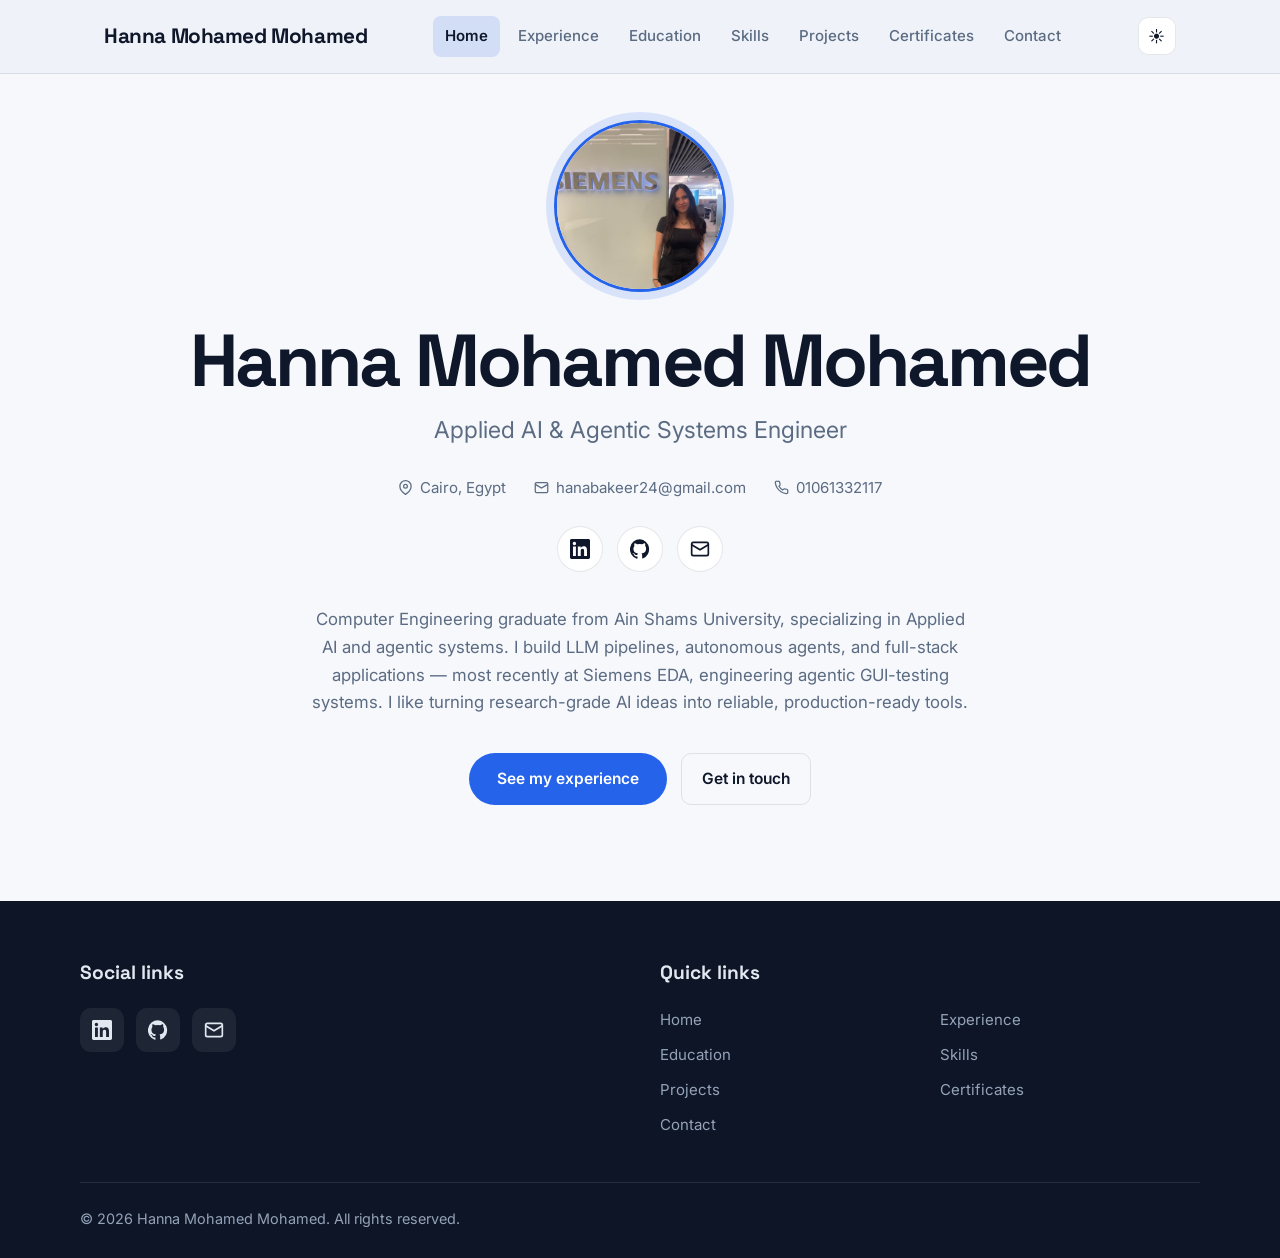
<file: index.html>
<!DOCTYPE html>
<html lang="en" data-theme="dark">
<head>
<meta charset="UTF-8">
<meta name="viewport" content="width=device-width, initial-scale=1">
<title>Hanna Mohamed — Portfolio</title>
<meta name="description" content="Personal portfolio — experience, projects, skills and certificates.">
<link rel="preconnect" href="https://fonts.googleapis.com">
<link rel="preconnect" href="https://fonts.gstatic.com" crossorigin>
<link href="https://fonts.googleapis.com/css2?family=Space+Grotesk:wght@500;600;700&family=Inter:wght@400;500;600;700&display=swap" rel="stylesheet">
<link rel="stylesheet" href="styles.css">
</head>
<body data-page="home">

<main>
  <section id="home">
    <div class="wrap">
      <img class="avatar" id="avatar" src="" alt="">
      <h1 id="heroName"></h1>
      <p class="role" id="heroRole"></p>
      <div class="meta" id="heroMeta"></div>
      <div class="socials" id="heroSocials"></div>
      <p class="bio" id="heroBio"></p>
      <div class="hero-cta">
        <a class="btn" href="experience.html">See my experience</a>
        <a class="btn btn-ghost" style="width:auto" href="contact.html">Get in touch</a>
      </div>
    </div>
  </section>
</main>

<script src="data.js"></script>
<script src="main.js"></script>
</body>
</html>
</file>
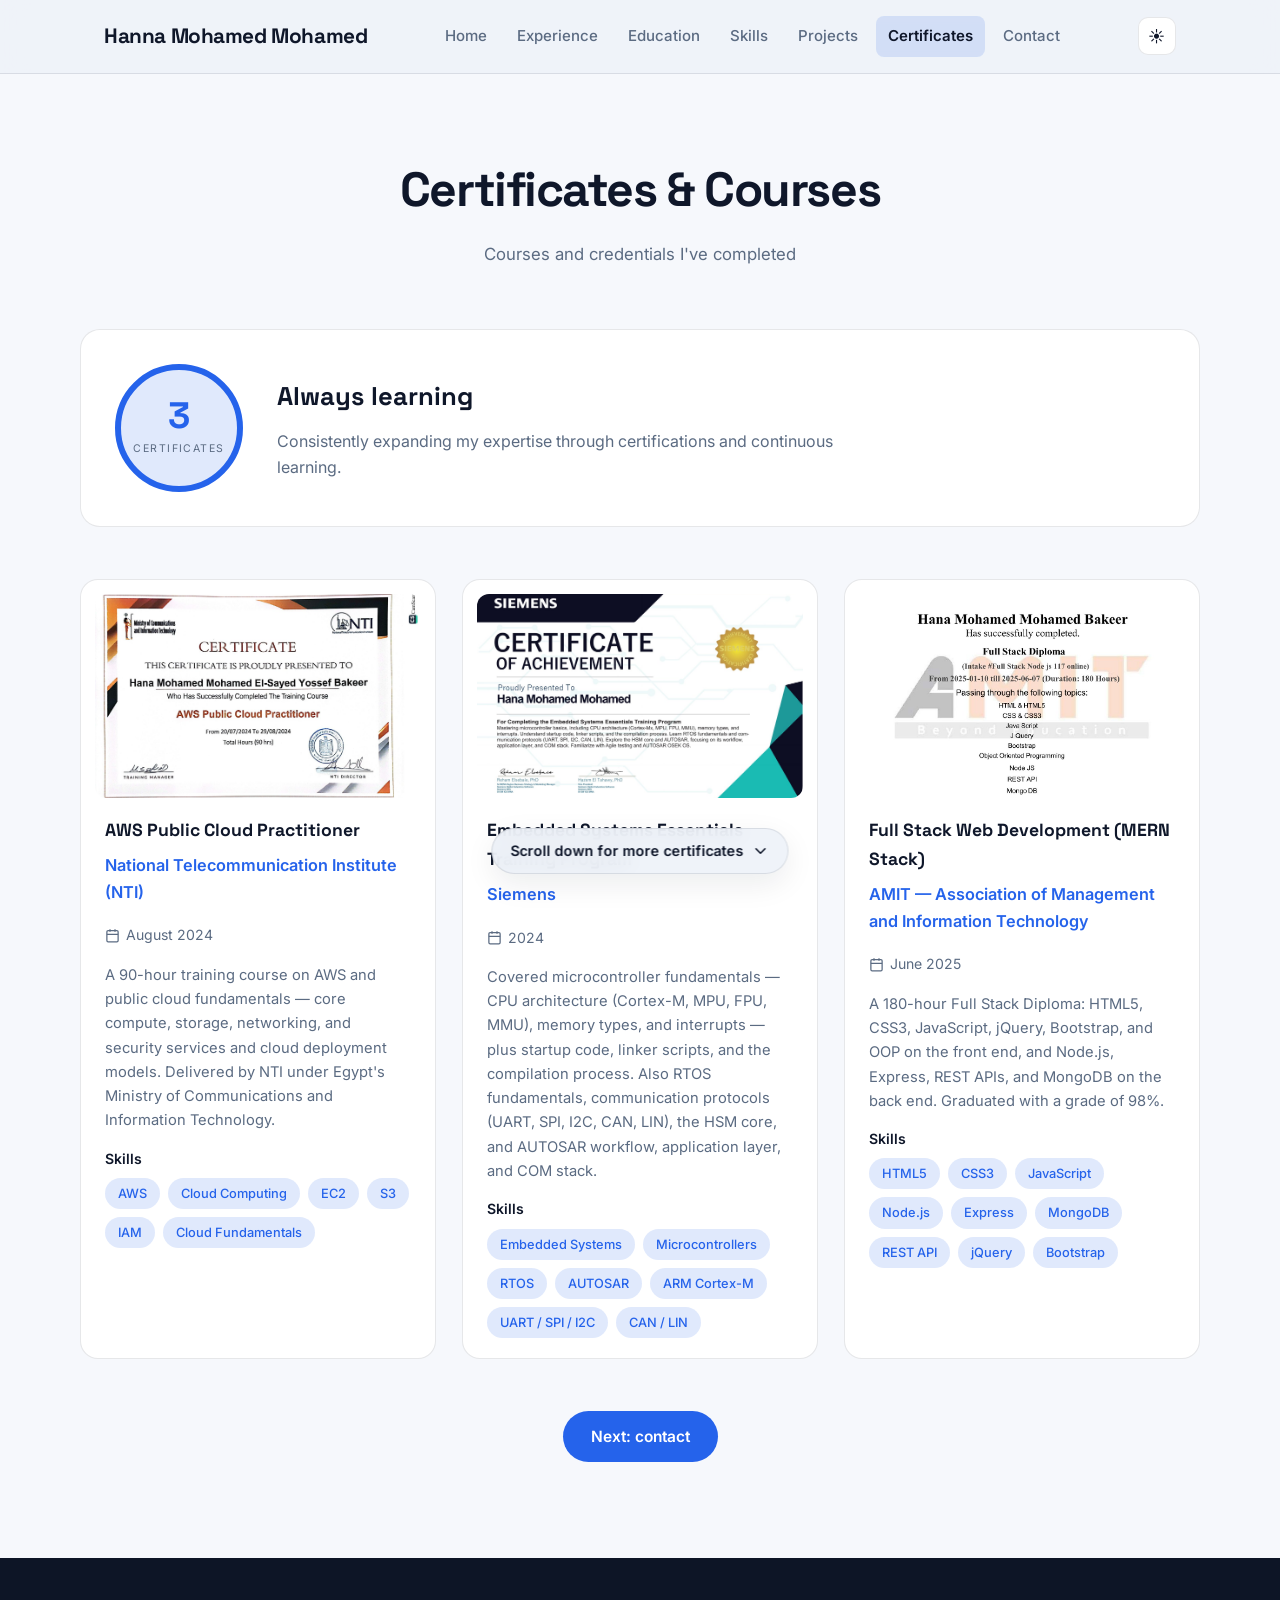
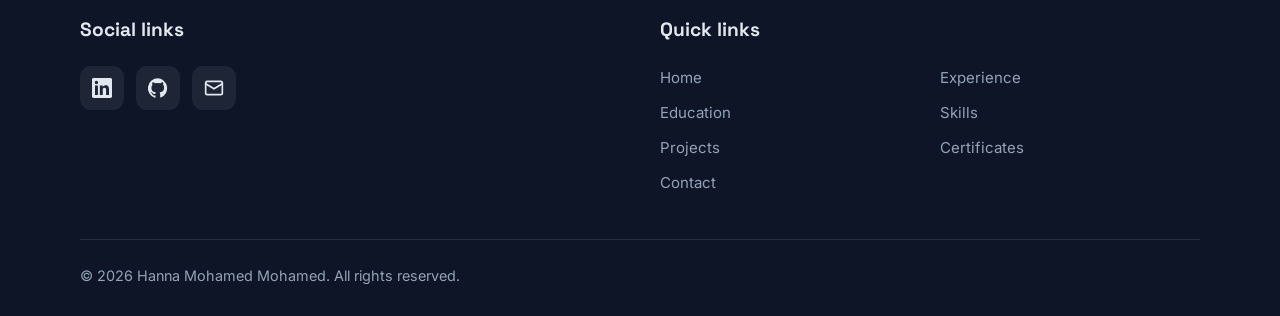
<file: certificates.html>
<!DOCTYPE html>
<html lang="en" data-theme="dark">
<head>
<meta charset="UTF-8">
<meta name="viewport" content="width=device-width, initial-scale=1">
<title>Certificates — Portfolio</title>
<meta name="description" content="Courses and credentials I've completed.">
<link rel="preconnect" href="https://fonts.googleapis.com">
<link rel="preconnect" href="https://fonts.gstatic.com" crossorigin>
<link href="https://fonts.googleapis.com/css2?family=Space+Grotesk:wght@500;600;700&family=Inter:wght@400;500;600;700&display=swap" rel="stylesheet">
<link rel="stylesheet" href="styles.css">
</head>
<body data-page="certificates" class="page">

<main>
  <section id="certificates">
    <div class="wrap">
      <div class="head reveal">
        <h2>Certificates &amp; Courses</h2>
        <p id="certSub"></p>
      </div>
      <div class="banner reveal">
        <div class="count"><b id="certCount">0</b><small>CERTIFICATES</small></div>
        <div>
          <h3>Always learning</h3>
          <p id="certBlurb"></p>
        </div>
      </div>
      <div class="cert-grid" id="certList"></div>
      <div class="center"><a class="btn" href="contact.html">Next: contact</a></div>
    </div>
  </section>
</main>

<script src="data.js"></script>
<script src="main.js"></script>
</body>
</html>
</file>
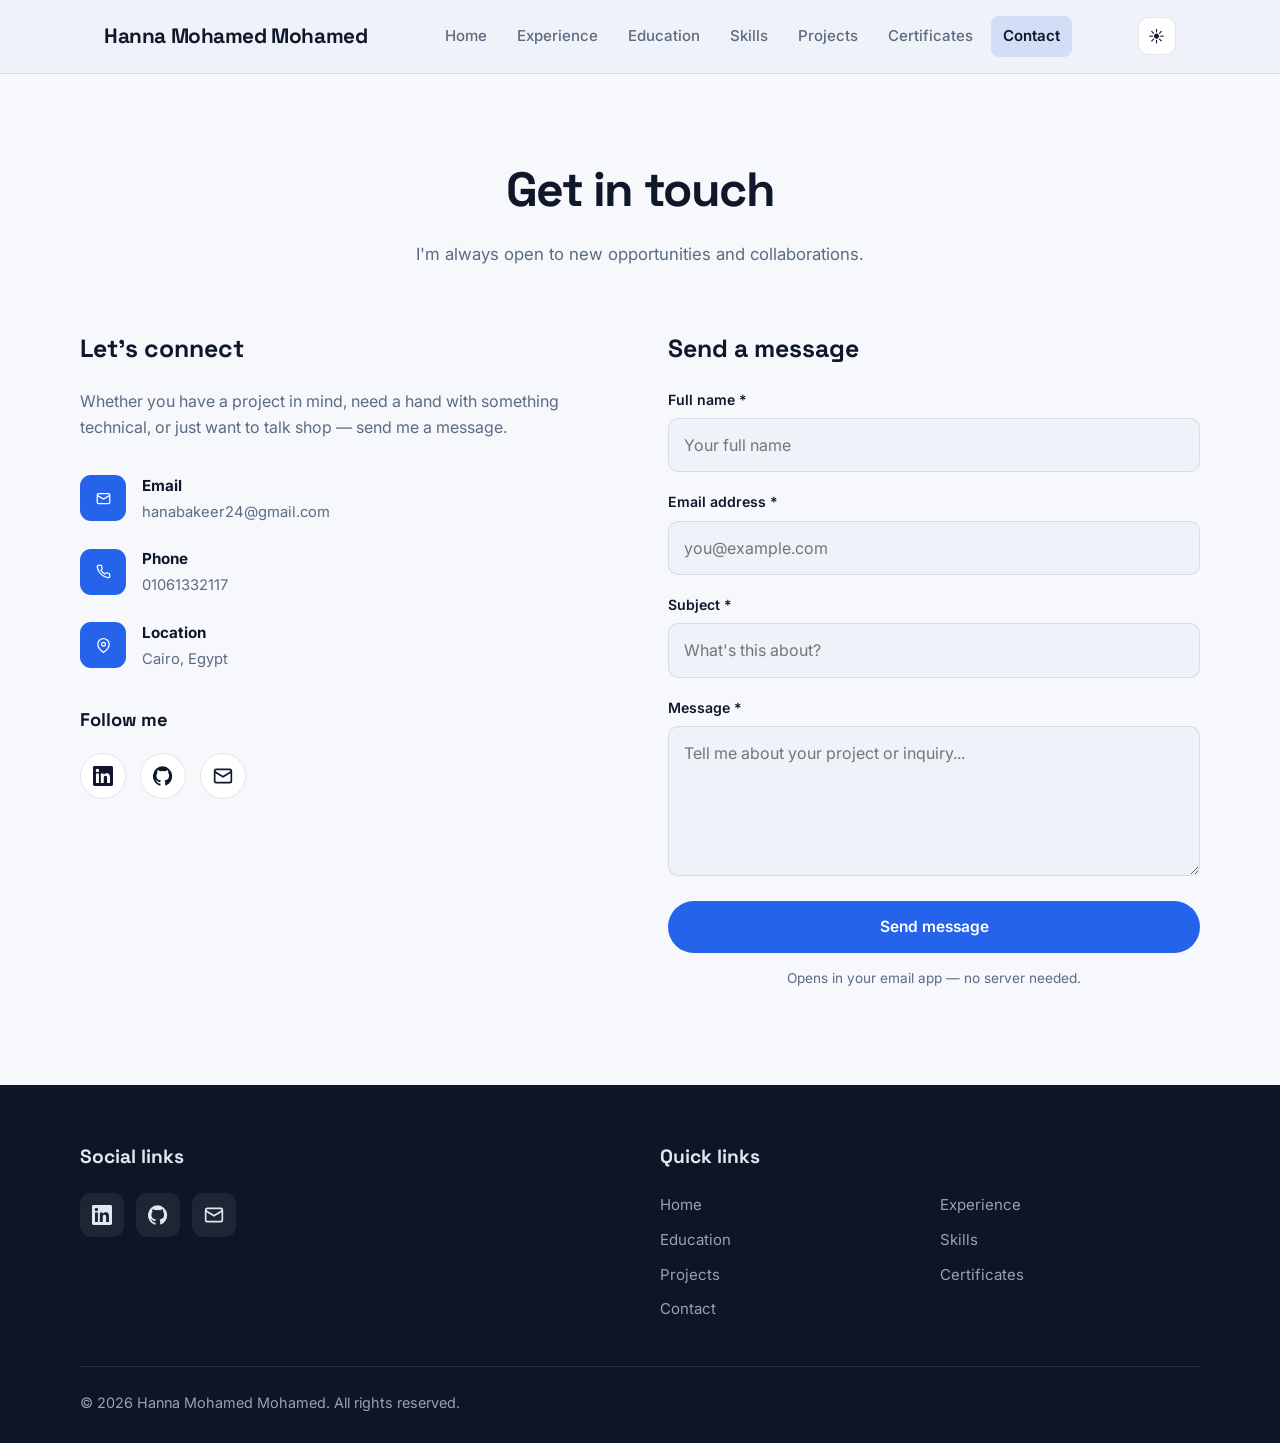
<file: contact.html>
<!DOCTYPE html>
<html lang="en" data-theme="dark">
<head>
<meta charset="UTF-8">
<meta name="viewport" content="width=device-width, initial-scale=1">
<title>Contact — Portfolio</title>
<meta name="description" content="Get in touch — I'm open to new opportunities.">
<link rel="preconnect" href="https://fonts.googleapis.com">
<link rel="preconnect" href="https://fonts.gstatic.com" crossorigin>
<link href="https://fonts.googleapis.com/css2?family=Space+Grotesk:wght@500;600;700&family=Inter:wght@400;500;600;700&display=swap" rel="stylesheet">
<link rel="stylesheet" href="styles.css">
</head>
<body data-page="contact" class="page">

<main>
  <section id="contact">
    <div class="wrap">
      <div class="head reveal">
        <h2>Get in touch</h2>
        <p id="contactSub"></p>
      </div>
      <div class="contact-grid">
        <div class="contact-info reveal">
          <h3>Let's connect</h3>
          <p id="contactBlurb"></p>
          <div id="contactList"></div>
          <h3 style="font-size:1.15rem;margin-top:34px">Follow me</h3>
          <div class="socials" style="justify-content:flex-start" id="contactSocials"></div>
        </div>
        <div class="form-box reveal">
          <h3>Send a message</h3>
          <form id="form">
            <div class="field">
              <label for="f-name">Full name *</label>
              <input id="f-name" required placeholder="Your full name">
            </div>
            <div class="field">
              <label for="f-email">Email address *</label>
              <input id="f-email" type="email" required placeholder="you@example.com">
            </div>
            <div class="field">
              <label for="f-subject">Subject *</label>
              <input id="f-subject" required placeholder="What's this about?">
            </div>
            <div class="field">
              <label for="f-msg">Message *</label>
              <textarea id="f-msg" required placeholder="Tell me about your project or inquiry..."></textarea>
            </div>
            <button class="btn" type="submit">Send message</button>
            <p class="form-note">Opens in your email app — no server needed.</p>
          </form>
        </div>
      </div>
    </div>
  </section>
</main>

<script src="data.js"></script>
<script src="main.js"></script>
</body>
</html>
</file>
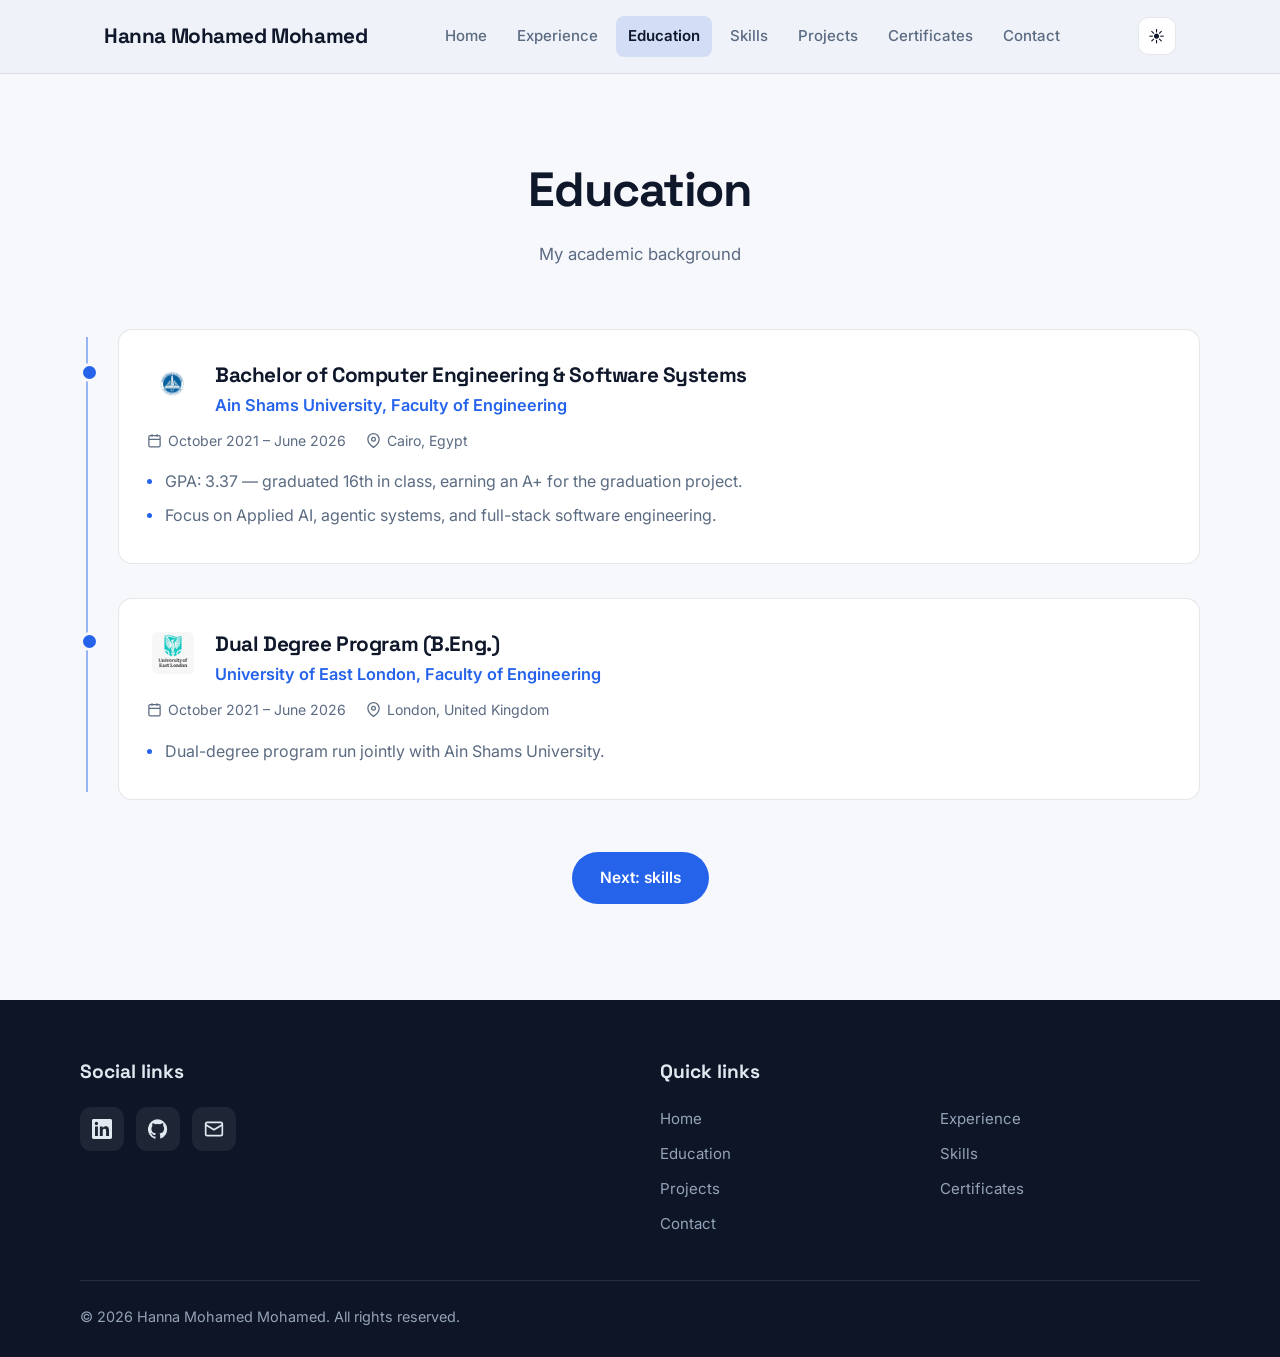
<file: education.html>
<!DOCTYPE html>
<html lang="en" data-theme="dark">
<head>
<meta charset="UTF-8">
<meta name="viewport" content="width=device-width, initial-scale=1">
<title>Education — Portfolio</title>
<meta name="description" content="Academic background and education.">
<link rel="preconnect" href="https://fonts.googleapis.com">
<link rel="preconnect" href="https://fonts.gstatic.com" crossorigin>
<link href="https://fonts.googleapis.com/css2?family=Space+Grotesk:wght@500;600;700&family=Inter:wght@400;500;600;700&display=swap" rel="stylesheet">
<link rel="stylesheet" href="styles.css">
</head>
<body data-page="education" class="page">

<main>
  <section id="education">
    <div class="wrap">
      <div class="head reveal">
        <h2>Education</h2>
        <p id="eduSub"></p>
      </div>
      <div class="timeline" id="eduList"></div>
      <div class="center"><a class="btn" href="skills.html">Next: skills</a></div>
    </div>
  </section>
</main>

<script src="data.js"></script>
<script src="main.js"></script>
</body>
</html>
</file>
<file: styles.css>
/* ============================================================
   THEME TOKENS — change colors here
   ============================================================ */
:root{
  --accent:#2563eb;
  --accent-soft:rgba(37,99,235,.14);
  --accent-hover:#1d4ed8;
  --radius:14px;
  --maxw:1120px;
  --font-display:'Space Grotesk',system-ui,sans-serif;
  --font-body:'Inter',system-ui,-apple-system,sans-serif;
  --ease:cubic-bezier(.22,.61,.36,1);
}
[data-theme="dark"]{
  --bg:#0d1526;
  --bg-alt:#111c30;
  --card:#16223a;
  --card-hover:#1b2a46;
  --border:rgba(148,163,184,.14);
  --text:#f1f5f9;
  --text-dim:#94a3b8;
  --footer:#080e1a;
  --shadow:0 12px 32px rgba(0,0,0,.35);
}
[data-theme="light"]{
  --bg:#f6f8fc;
  --bg-alt:#eef2f9;
  --card:#ffffff;
  --card-hover:#ffffff;
  --border:rgba(15,23,42,.10);
  --text:#0f172a;
  --text-dim:#5b6b82;
  --footer:#0d1526;
  --shadow:0 10px 30px rgba(15,23,42,.08);
}

*{box-sizing:border-box;margin:0;padding:0}
html{scroll-behavior:smooth;scroll-padding-top:88px}
body{
  background:var(--bg);color:var(--text);
  font-family:var(--font-body);line-height:1.65;
  -webkit-font-smoothing:antialiased;
  transition:background .35s var(--ease),color .35s var(--ease);
  /* sticky footer: page fills at least the viewport */
  min-height:100vh;display:flex;flex-direction:column;
}
main{flex:1 0 auto}
img{max-width:100%;display:block}
a{color:inherit;text-decoration:none}
button,input,textarea{font:inherit;color:inherit}
:focus-visible{outline:2px solid var(--accent);outline-offset:3px;border-radius:6px}

/* ---------- scroll progress ---------- */
#progress{
  position:fixed;top:0;left:0;height:3px;width:0%;
  background:var(--accent);z-index:200;transition:width .1s linear;
}

/* ---------- nav ---------- */
#nav{
  position:fixed;top:0;left:0;right:0;z-index:150;
  background:color-mix(in srgb,var(--bg-alt) 88%,transparent);
  backdrop-filter:blur(14px);
  border-bottom:1px solid var(--border);
}
.nav-inner{
  max-width:var(--maxw);margin:0 auto;padding:16px 24px;
  display:flex;align-items:center;justify-content:space-between;gap:20px;
}
.brand{font-family:var(--font-display);font-weight:700;font-size:1.3rem;letter-spacing:-.02em}
.nav-links{display:flex;gap:6px;align-items:center}
.nav-links a{
  padding:8px 12px;border-radius:8px;font-size:.94rem;font-weight:500;
  color:var(--text-dim);transition:color .2s,background .2s;
}
.nav-links a:hover{color:var(--text);background:var(--accent-soft)}
.nav-links a.active{color:var(--text);font-weight:600;background:var(--accent-soft)}
.nav-tools{display:flex;gap:10px;align-items:center}
.icon-btn{
  width:38px;height:38px;display:grid;place-items:center;cursor:pointer;
  background:var(--card);border:1px solid var(--border);border-radius:10px;
  transition:background .2s,transform .2s;
}
.icon-btn:hover{background:var(--card-hover);transform:translateY(-2px)}
#burger{display:none}

/* ---------- layout ---------- */
section{padding:96px 24px}
/* content pages start below the fixed nav */
.page section:first-child{padding-top:150px}
.wrap{max-width:var(--maxw);margin:0 auto}
.alt{background:var(--bg-alt)}
.head{text-align:center;margin-bottom:60px}
.head h2{
  font-family:var(--font-display);font-size:clamp(2rem,5vw,3rem);
  font-weight:700;letter-spacing:-.03em;margin-bottom:12px;
}
.head p{color:var(--text-dim);font-size:1.05rem}

/* ---------- buttons ---------- */
.btn{
  display:inline-flex;align-items:center;gap:9px;cursor:pointer;
  padding:13px 28px;border-radius:999px;border:none;
  background:var(--accent);color:#fff;font-weight:600;font-size:.97rem;
  transition:background .2s,transform .2s,box-shadow .2s;
}
.btn:hover{background:var(--accent-hover);transform:translateY(-2px);box-shadow:0 8px 22px var(--accent-soft)}
.btn-ghost{
  background:transparent;color:var(--text);
  border:1px solid var(--border);border-radius:10px;
  padding:11px 20px;width:100%;justify-content:center;
}
.btn-ghost:hover{background:var(--card-hover);box-shadow:none}
.center{text-align:center;margin-top:52px}

/* ---------- hero ---------- */
#home{
  min-height:100vh;display:grid;place-items:center;
  padding-top:120px;text-align:center;
}
.avatar{
  width:172px;height:172px;border-radius:50%;object-fit:cover;
  margin:0 auto 30px;border:3px solid var(--accent);
  box-shadow:0 0 0 8px var(--accent-soft);
}
.avatar-fallback{
  display:flex;align-items:center;justify-content:center;
  font-family:var(--font-display);font-weight:700;font-size:3.4rem;
  color:var(--accent);background:var(--accent-soft);
  letter-spacing:-.02em;user-select:none;
}
#home h1{
  font-family:var(--font-display);font-weight:700;
  font-size:clamp(2.6rem,8vw,4.6rem);letter-spacing:-.04em;line-height:1.05;
}
.role{font-size:clamp(1.1rem,2.5vw,1.45rem);color:var(--text-dim);margin-top:12px}
.meta{
  display:flex;flex-wrap:wrap;justify-content:center;gap:10px 28px;
  margin:26px 0;color:var(--text-dim);font-size:.94rem;
}
.meta span{display:inline-flex;align-items:center;gap:7px}
.meta a:hover{color:var(--accent)}
.socials{display:flex;justify-content:center;gap:14px;margin-bottom:34px}
.socials a{
  width:46px;height:46px;border-radius:50%;display:grid;place-items:center;
  background:var(--card);border:1px solid var(--border);
  transition:transform .2s,background .2s,color .2s;
}
.socials a:hover{background:var(--accent);color:#fff;transform:translateY(-4px)}
.bio{max-width:660px;margin:0 auto 36px;color:var(--text-dim);font-size:1.05rem}
.hero-cta{display:flex;flex-wrap:wrap;gap:14px;justify-content:center}

/* ---------- timeline (experience + education) ---------- */
.timeline{position:relative;padding-left:38px}
.timeline::before{
  content:"";position:absolute;left:6px;top:8px;bottom:8px;
  width:2px;background:var(--accent);opacity:.45;
}
.tl-item{position:relative;margin-bottom:34px}
.tl-item::before{
  content:"";position:absolute;left:-38px;top:34px;
  width:13px;height:13px;border-radius:50%;
  background:var(--accent);border:3px solid var(--bg);
}
.card{
  background:var(--card);border:1px solid var(--border);
  border-radius:var(--radius);padding:28px;
  transition:transform .28s var(--ease),box-shadow .28s var(--ease),background .2s;
}
.card:hover{transform:translateY(-4px);box-shadow:var(--shadow);background:var(--card-hover)}
.card-top{display:flex;gap:16px;align-items:flex-start;margin-bottom:6px}
.logo{
  width:52px;height:52px;border-radius:11px;object-fit:contain;
  background:#fff;padding:5px;flex-shrink:0;
}
.card-top h3{font-family:var(--font-display);font-size:1.3rem;font-weight:700;letter-spacing:-.02em}
.org{color:var(--accent);font-weight:600;font-size:1.02rem}
.sub{
  display:flex;flex-wrap:wrap;gap:8px 20px;
  color:var(--text-dim);font-size:.88rem;margin:10px 0 16px;
}
.sub span{display:inline-flex;align-items:center;gap:6px}
.card p{color:var(--text-dim);margin-bottom:13px}
.card ul{list-style:none;color:var(--text-dim)}
.card ul li{position:relative;padding-left:18px;margin-bottom:7px}
.card ul li::before{content:"";position:absolute;left:0;top:11px;width:5px;height:5px;border-radius:50%;background:var(--accent)}
.tags{display:flex;flex-wrap:wrap;gap:8px;margin-top:16px}
.tag{
  padding:5px 13px;border-radius:999px;font-size:.8rem;font-weight:500;
  background:var(--accent-soft);color:var(--accent);
}
.link-inline{color:var(--accent);text-decoration:underline;text-underline-offset:3px}

/* secondary section heading + categorized "toolbox" chips */
.subhead{text-align:center;margin:74px 0 34px}
.subhead h3{font-family:var(--font-display);font-size:clamp(1.5rem,3.5vw,2rem);font-weight:700;letter-spacing:-.02em;margin-bottom:8px}
.subhead p{color:var(--text-dim)}
.tool-groups{display:grid;grid-template-columns:repeat(auto-fit,minmax(320px,1fr));gap:20px}
.tool-group{background:var(--card);border:1px solid var(--border);border-radius:16px;padding:18px 20px}
.tool-group .small-label{color:var(--accent);margin:0 0 12px}
.tool-group .tags{margin-top:0}

/* ---------- skills ---------- */
.skill-grid{display:grid;grid-template-columns:repeat(auto-fit,minmax(340px,1fr));gap:22px}
.skill-head{display:flex;align-items:center;gap:14px;margin-bottom:10px}
.skill-icon{
  width:44px;height:44px;border-radius:11px;flex-shrink:0;object-fit:contain;
  background:var(--bg-alt);padding:7px;
}
.skill-title{flex:1;display:flex;justify-content:space-between;align-items:center;gap:12px}
.skill-title h3{font-family:var(--font-display);font-size:1.08rem;font-weight:600}
.pct{color:var(--accent);font-weight:700;font-size:.9rem}
.bar{height:7px;border-radius:99px;background:var(--bg-alt);overflow:hidden;margin-bottom:14px}
.bar i{display:block;height:100%;width:0;border-radius:99px;background:var(--accent);transition:width 1.1s var(--ease)}
.skill-card p{font-size:.92rem;margin:0}

/* ---------- projects ---------- */
.filters{display:flex;justify-content:center;flex-wrap:wrap;gap:12px;margin-bottom:48px}
.filter{
  padding:10px 24px;border-radius:999px;cursor:pointer;font-weight:600;font-size:.93rem;
  background:var(--card);border:1px solid var(--border);color:var(--text-dim);
  transition:all .2s;
}
.filter:hover{color:var(--text)}
.filter.on{background:var(--accent);border-color:var(--accent);color:#fff}
.proj-grid{display:grid;grid-template-columns:repeat(auto-fill,minmax(310px,1fr));gap:26px}
.proj{
  background:var(--card);border:1px solid var(--border);border-radius:18px;
  padding:14px;display:flex;flex-direction:column;
  transition:transform .28s var(--ease),box-shadow .28s var(--ease),border-color .2s;
}
.proj:hover{transform:translateY(-6px);box-shadow:var(--shadow);border-color:var(--accent-soft)}
.thumb{aspect-ratio:16/10;width:100%;object-fit:cover;background:var(--bg-alt);border-radius:12px}
.proj-body{padding:18px 10px 6px;display:flex;flex-direction:column;flex:1}
.proj-body h3{font-family:var(--font-display);font-size:1.18rem;font-weight:700;margin-bottom:9px;letter-spacing:-.02em}
.proj-body p{color:var(--text-dim);font-size:.93rem;flex:1}
.proj-links{display:flex;gap:10px;margin-top:18px}

/* click-to-zoom certificate images + fullscreen lightbox */
.cert-thumb{cursor:zoom-in;transition:opacity .2s,transform .2s}
.cert-thumb:hover{opacity:.92}
.lightbox{position:fixed;inset:0;z-index:1000;display:none;align-items:center;justify-content:center;padding:24px;background:rgba(0,0,0,.85);backdrop-filter:blur(4px);cursor:zoom-out}
.lightbox.open{display:flex}
.lightbox img{max-width:100%;max-height:92vh;border-radius:10px;box-shadow:0 20px 60px rgba(0,0,0,.55);cursor:default}
.lightbox-close{position:absolute;top:18px;right:22px;width:44px;height:44px;display:flex;align-items:center;justify-content:center;border:none;border-radius:50%;background:rgba(255,255,255,.14);color:#fff;font-size:26px;line-height:1;cursor:pointer;transition:background .2s}
.lightbox-close:hover{background:rgba(255,255,255,.28)}

/* "scroll down for more" nudge (certificates page) */
.scroll-hint{
  position:fixed;left:50%;bottom:26px;transform:translateX(-50%);z-index:120;
  display:flex;align-items:center;gap:8px;cursor:pointer;
  padding:10px 18px;border-radius:999px;font-size:.9rem;font-weight:600;
  color:var(--text);background:color-mix(in srgb,var(--bg-alt) 90%,transparent);
  border:1px solid var(--border);box-shadow:var(--shadow);backdrop-filter:blur(10px);
  transition:opacity .4s var(--ease),transform .4s var(--ease);
}
.scroll-hint svg{animation:bob 1.4s ease-in-out infinite}
.scroll-hint.hide{opacity:0;transform:translateX(-50%) translateY(12px);pointer-events:none}
@keyframes bob{0%,100%{transform:translateY(0)}50%{transform:translateY(4px)}}

/* "Under Review" style badge next to a publication title */
.pub-badge{
  display:inline-block;vertical-align:middle;margin-left:8px;
  padding:3px 10px;border-radius:999px;
  font-size:.62rem;font-weight:700;letter-spacing:.05em;text-transform:uppercase;
  color:var(--accent);background:var(--accent-soft);
}
/* the "+N" pill that collapses extra tags — click to expand */
.tag-more{
  padding:5px 13px;border-radius:999px;font-size:.8rem;font-weight:700;
  background:var(--accent);color:#fff;border:none;cursor:pointer;
  transition:background .2s,transform .2s;
}
.tag-more:hover{background:var(--accent-hover);transform:translateY(-1px)}

/* ---------- certificates ---------- */
.banner{
  display:flex;align-items:center;gap:34px;flex-wrap:wrap;
  background:var(--card);border:1px solid var(--border);
  border-radius:20px;padding:34px;margin-bottom:52px;
}
.count{
  width:128px;height:128px;border-radius:50%;flex-shrink:0;
  display:grid;place-items:center;align-content:center;
  border:6px solid var(--accent);background:var(--accent-soft);
}
.count b{font-family:var(--font-display);font-size:2.3rem;line-height:1;color:var(--accent)}
.count small{font-size:.66rem;letter-spacing:.14em;color:var(--text-dim);margin-top:5px}
.banner div h3{font-family:var(--font-display);font-size:1.6rem;font-weight:700;margin-bottom:10px}
.banner div p{color:var(--text-dim);max-width:620px;margin:0}
.cert-grid{display:grid;grid-template-columns:repeat(auto-fill,minmax(310px,1fr));gap:26px}
.cert-body{padding:18px 10px 6px;display:flex;flex-direction:column;flex:1}
.cert-body h3{font-family:var(--font-display);font-size:1.1rem;font-weight:700;margin-bottom:7px}
.cert-body .org{margin-bottom:8px}
.small-label{font-weight:600;font-size:.88rem;margin:14px 0 8px}

/* ---------- contact ---------- */
.contact-grid{display:grid;grid-template-columns:1fr 1fr;gap:56px}
.contact-info h3,.form-box h3{font-family:var(--font-display);font-size:1.55rem;font-weight:700;margin-bottom:18px}
.contact-info>p{color:var(--text-dim);margin-bottom:32px}
.ci{display:flex;align-items:center;gap:16px;margin-bottom:22px}
.ci-icon{width:46px;height:46px;border-radius:11px;display:grid;place-items:center;background:var(--accent);color:#fff;flex-shrink:0}
.ci b{display:block;font-size:.95rem}
.ci span{color:var(--text-dim);font-size:.92rem}
.field{margin-bottom:18px}
.field label{display:block;font-size:.88rem;font-weight:600;margin-bottom:7px}
.field input,.field textarea{
  width:100%;padding:13px 15px;border-radius:10px;
  background:var(--bg-alt);border:1px solid var(--border);
  transition:border-color .2s,box-shadow .2s;
}
.field input:focus,.field textarea:focus{
  outline:none;border-color:var(--accent);box-shadow:0 0 0 3px var(--accent-soft);
}
.field textarea{min-height:150px;resize:vertical}
.form-box .btn{width:100%;justify-content:center}
.form-note{color:var(--text-dim);font-size:.85rem;margin-top:14px;text-align:center}

/* ---------- footer ---------- */
footer{background:var(--footer);color:#e2e8f0;padding:56px 24px 28px;flex-shrink:0}
.foot-grid{max-width:var(--maxw);margin:0 auto;display:grid;grid-template-columns:1fr 1fr;gap:40px}
footer h4{font-family:var(--font-display);font-size:1.2rem;margin-bottom:20px}
.foot-socials{display:flex;gap:12px}
.foot-socials a{
  width:44px;height:44px;border-radius:11px;display:grid;place-items:center;
  background:rgba(255,255,255,.07);transition:background .2s,transform .2s;
}
.foot-socials a:hover{background:var(--accent);transform:translateY(-3px)}
.quick{display:grid;grid-template-columns:1fr 1fr;gap:10px 20px}
.quick a{color:#94a3b8;font-size:.94rem;transition:color .2s}
.quick a:hover{color:#fff}
.copy{
  max-width:var(--maxw);margin:44px auto 0;padding-top:24px;
  border-top:1px solid rgba(255,255,255,.1);color:#94a3b8;font-size:.9rem;
}

/* ---------- reveal animation ---------- */
.reveal{opacity:0;transform:translateY(26px);transition:opacity .7s var(--ease),transform .7s var(--ease)}
.reveal.in{opacity:1;transform:none}

/* ---------- responsive ---------- */
@media(max-width:900px){
  .contact-grid{grid-template-columns:1fr;gap:44px}
  #burger{display:grid}
  .nav-links{
    position:absolute;top:100%;left:0;right:0;flex-direction:column;
    align-items:stretch;gap:2px;padding:12px;
    background:var(--bg-alt);border-bottom:1px solid var(--border);
    display:none;
  }
  .nav-links.open{display:flex}
  .nav-links a{padding:12px 14px}
}
@media(max-width:640px){
  section{padding:72px 20px}
  .page section:first-child{padding-top:120px}
  .nav-inner{padding:14px 20px}
  .timeline{padding-left:26px}
  .tl-item::before{left:-26px}
  .card{padding:22px}
  .banner{padding:26px;gap:24px}
  .foot-grid{grid-template-columns:1fr}
  .avatar{width:140px;height:140px}
}
@media(prefers-reduced-motion:reduce){
  *{animation:none!important;transition-duration:.01ms!important}
  html{scroll-behavior:auto}
  .reveal{opacity:1;transform:none}
}
</file>
